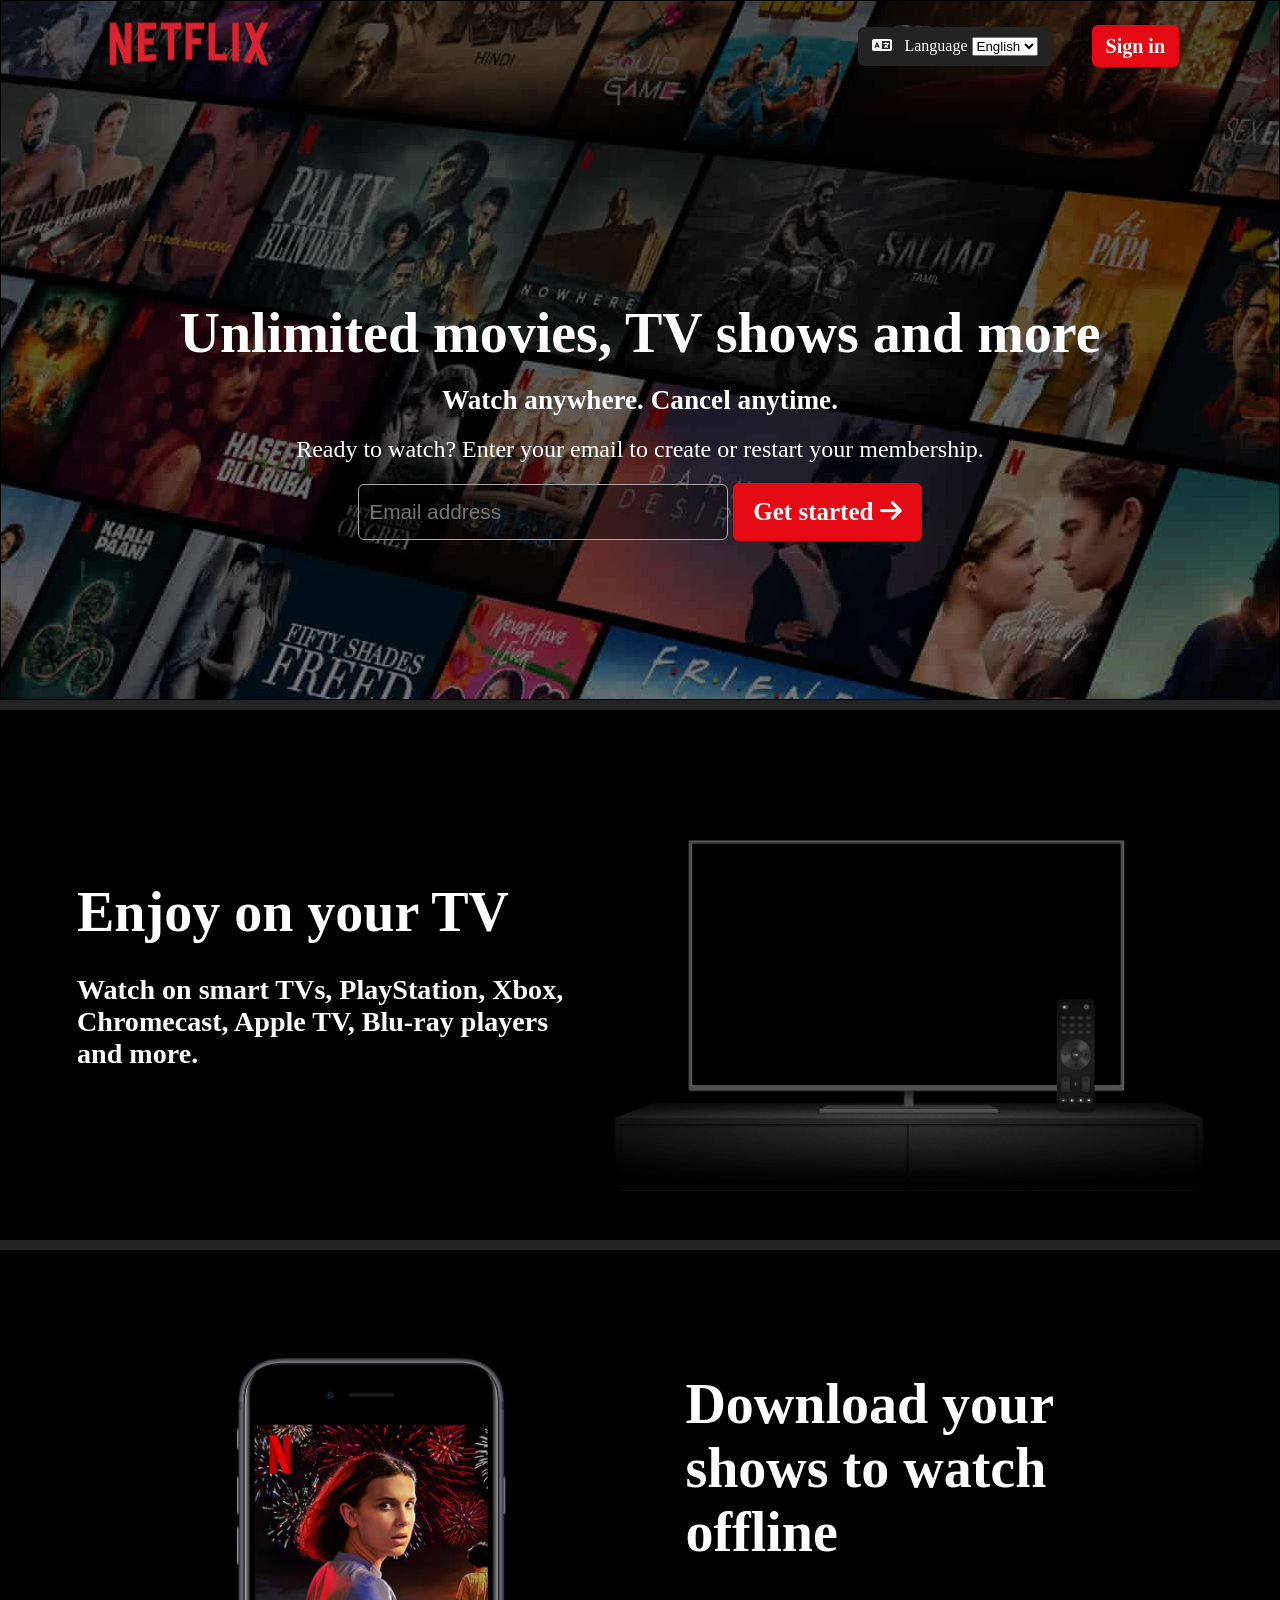
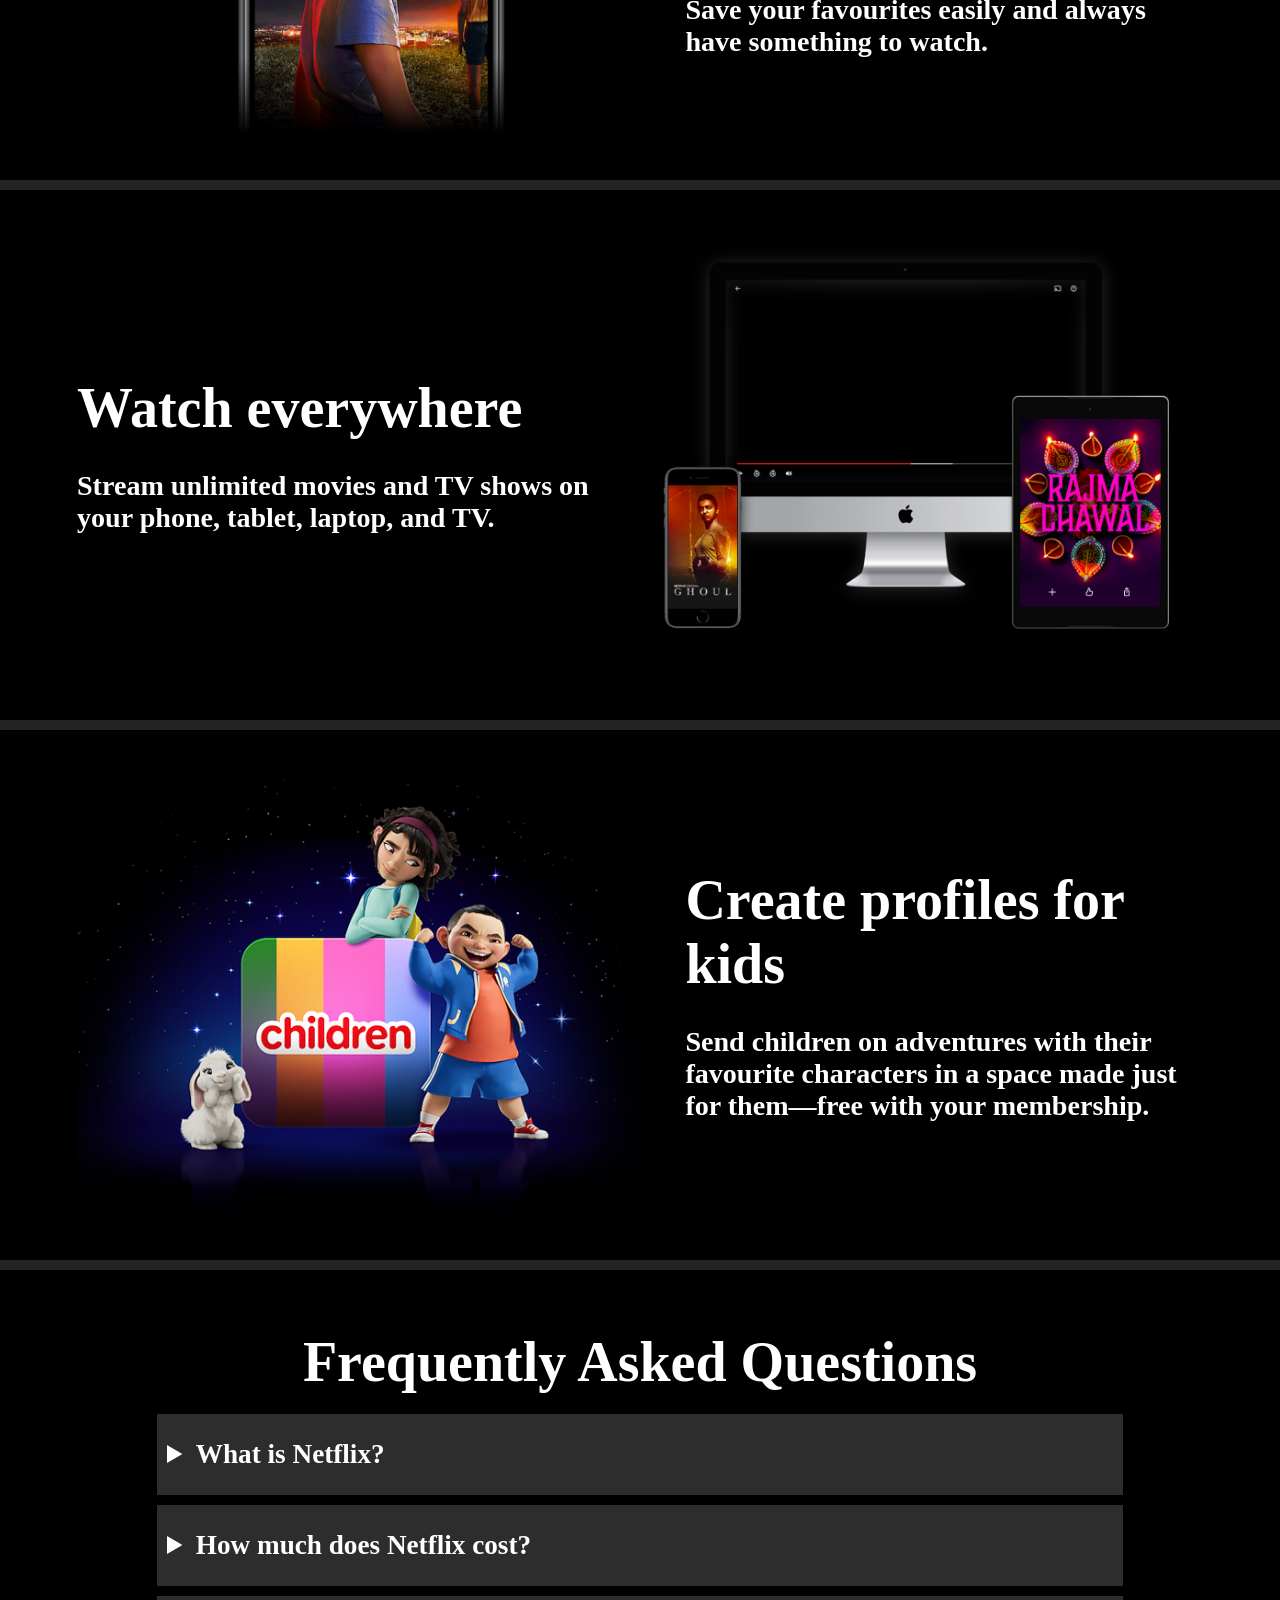
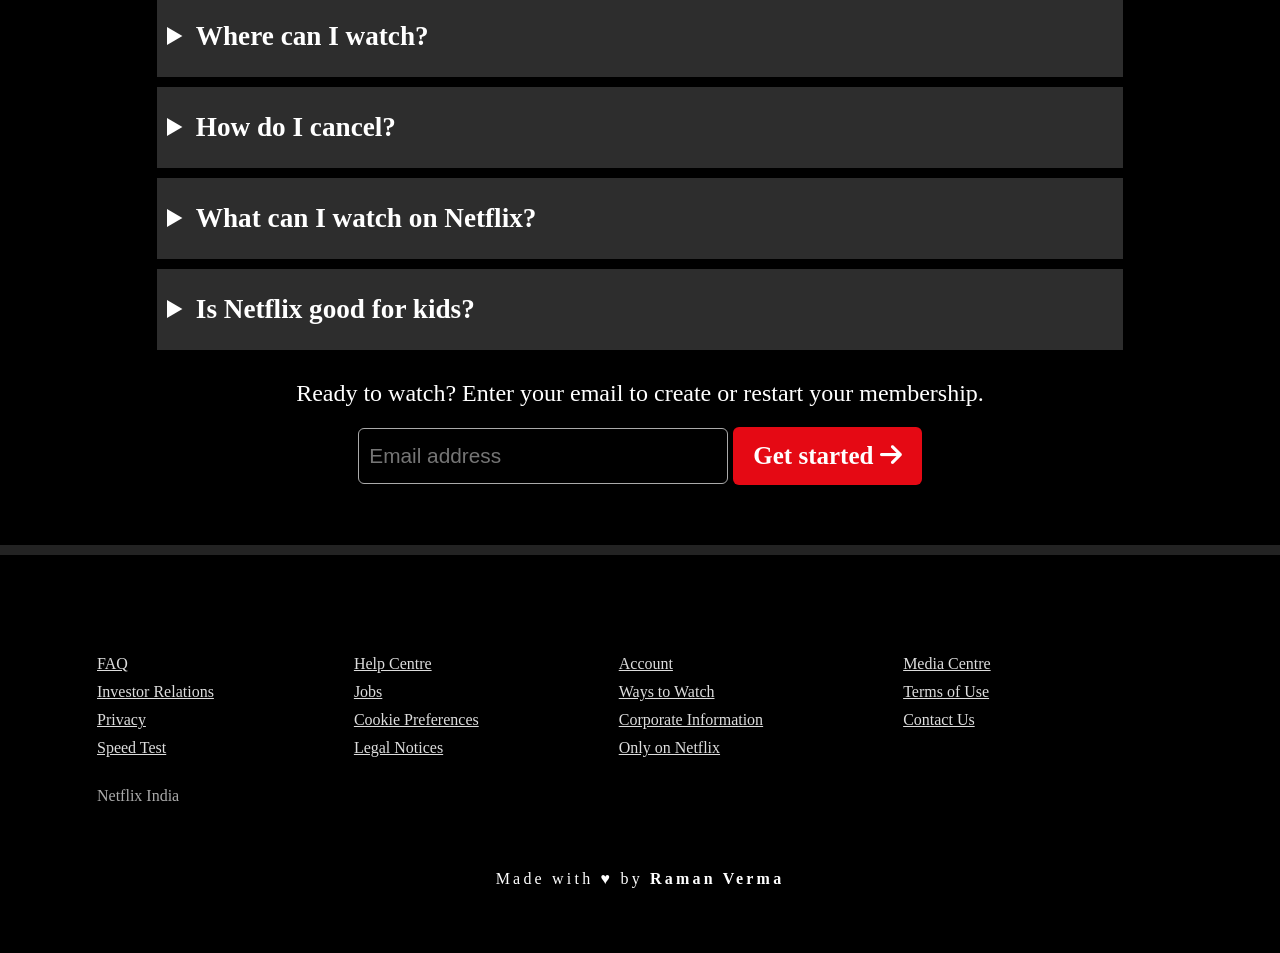
<file: index.html>
<!DOCTYPE html>
<html lang="en">
<head>
    <meta charset="UTF-8">
    <meta name="viewport" content="width=device-width, initial-scale=1.0">
    <title>Netflix Clone</title>
    <link rel="stylesheet" href="style.css">
    <link rel="stylesheet" href="https://cdnjs.cloudflare.com/ajax/libs/font-awesome/6.5.1/css/all.min.css" integrity="sha512-DTOQO9RWCH3ppGqcWaEA1BIZOC6xxalwEsw9c2QQeAIftl+Vegovlnee1c9QX4TctnWMn13TZye+giMm8e2LwA==" crossorigin="anonymous" referrerpolicy="no-referrer" />
</head>
<body>
    <!-- Header section -->
    <header class="hero-section">
        <div class="top-banner container flex">
            <div class="netflix-logo">
                <a href="#">
                    <img src="images/Netflix_Logo_PMS.png" alt="logo image">
                </a>
            </div>

            <div class="right-block flex">
                <div class="language" >
                    <i class="fa-solid fa-language lan-icon"></i>
                    Language 
                    <select name="" id="">
                        <option value="">English</option>
                        <option value="">Hindi</option>
                    </select>
                </div>
                <div class="sign-in">
                    <a href="signIn.html" class="primary-button">Sign in</a>
                </div>
            </div>
        </div>

        <div class="text-area container">
            <div class="heading">
                <h1>Unlimited movies, TV shows and more</h1>
            </div>
            <div class="samll-text">
                <h2 class="h2">Watch anywhere. Cancel anytime.</h2>
                <p>Ready to watch? Enter your email to create or restart your membership.</p>
            </div>
            <div class="search-area flex">
                <input type="email" name="email" id="email" placeholder="Email address">
                <a href="#" class="second-button">Get started <i class="fa-solid fa-arrow-right"></i></a>
            </div>
        </div>
    </header>

    <!-- Section 2 -->
    <section class="playlist flex">
        <div class="container outer flex">
            <div class="text-section flex">
                <div class="text-head">
                    <h1>Enjoy on your TV</h1>
                </div>
                <div class="text-para">
                    <h3>Watch on smart TVs, PlayStation, Xbox, Chromecast, Apple TV, Blu-ray players and more.</h3>
                </div>
            </div>

            <div class="img-section">
                <img src="images/tv.png" alt="video">
            </div>
        </div>
    </section>

    <!-- Section 3 -->
    <section class="playlist flex">
        <div class="container outer flex" style="flex-direction: row-reverse;">
            <div class="text-section flex">
                <div class="text-head">
                    <h1>Download your shows to watch offline</h1>
                </div>
                <div class="text-para">
                    <h3>Save your favourites easily and always have something to watch.</h3>
                </div>
            </div>

            <div class="img-section">
                <img src="images/mobile-0819 (1).jpg" alt="video">
            </div>
        </div>
    </section>

    <!-- Section 4 -->
    <section class="playlist flex">
        <div class="container outer flex">
            <div class="text-section flex">
                <div class="text-head">
                    <h1>Watch everywhere</h1>
                </div>
                <div class="text-para">
                    <h3>Stream unlimited movies and TV shows on your phone, tablet, laptop, and TV.</h3>
                </div>
            </div>

            <div class="img-section">
                <img src="images/device-pile-in.png" alt="video">
            </div>
        </div>
    </section>

    <!-- Section 5 -->
    <section class="playlist flex">
        <div class="container outer flex">
            <div class="img-section">
                <img src="images/asset 0.png" alt="video">
            </div>

            <div class="text-section flex">
                <div class="text-head">
                    <h1>Create profiles for kids</h1>
                </div>
                <div class="text-para">
                    <h3>Send children on adventures with their favourite characters in a space made just for them—free with your membership.</h3>
                </div>
            </div>
        </div>
    </section>

    <section class="question-section">
        <div class="container boundary">
            <div class="question-area">
                <div class="heading-1">
                    <h1>Frequently Asked Questions</h1>
                </div>
                <div class="question-box">
                    <details>
                        <summary class="font">What is Netflix?</summary>
                        <p class="answer">Netflix is a streaming service that offers a wide variety of award-winning TV shows, movies, anime, documentaries and more – on thousands of internet-connected devices. <br><br>
                        You can watch as much as you want, whenever you want, without a single ad – all for one low monthly price. There's always something new to discover, and new TV shows and movies are added every week!</p>
                    </details>
                </div>
                <div class="question-box">
                    <details>
                        <summary class="font">How much does Netflix cost?</summary>
                        <p class="answer">Watch Netflix on your smartphone, tablet, Smart TV, laptop, or streaming device, all for one fixed monthly fee. Plans range from ₹149 to ₹649 a month. No extra costs, no contracts.</p>
                    </details>
                </div><div class="question-box">
                    <details>
                        <summary class="font">Where can I watch?</summary>
                        <p class="answer">Watch anywhere, anytime. Sign in with your Netflix account to watch instantly on the web at netflix.com from your personal computer or on any internet-connected device that offers the Netflix app, including smart TVs, smartphones, tablets, streaming media players and game consoles.<br><br>
                        You can also download your favourite shows with the iOS, Android, or Windows 10 app. Use downloads to watch while you're on the go and without an internet connection. Take Netflix with you anywhere.</p>
                    </details>
                </div><div class="question-box">
                    <details>
                        <summary class="font">How do I cancel?</summary>
                        <p class="answer">Netflix is flexible. There are no annoying contracts and no commitments. You can easily cancel your account online in two clicks. There are no cancellation fees – start or stop your account anytime.</p>
                    </details>
                </div><div class="question-box">
                    <details>
                        <summary class="font">What can I watch on Netflix?</summary>
                        <p class="answer">Netflix has an extensive library of feature films, documentaries, TV shows, anime, award-winning Netflix originals, and more. Watch as much as you want, anytime you want.</p>
                    </details>
                </div><div class="question-box">
                    <details>
                        <summary class="font">Is Netflix good for kids?</summary>
                        <p class="answer">The Netflix Kids experience is included in your membership to give parents control while kids enjoy family-friendly TV shows and films in their own space.<br><br>
                        Kids profiles come with PIN-protected parental controls that let you restrict the maturity rating of content kids can watch and block specific titles you don’t want kids to see.</p>
                    </details>
                </div>
            </div>

            <div class="bottom-container">
                <div class="text">
                    <p>Ready to watch? Enter your email to create or restart your membership.</p>
                </div>

                <div class="search-area flex">
                    <input type="email" name="email" id="email" placeholder="Email address">
                    <a href="#" class="second-button">Get started <i class="fa-solid fa-arrow-right"></i></a>
                </div>
            </div>
        </div>

    </section>

    <!-- footer -->
    <footer class="footer">
        <div class="container footer-section flex">
            <div class="links flex">
                <a href="#">FAQ</a>
                <a href="#">Investor Relations</a>
                <a href="#">Privacy</a>
                <a href="#">Speed Test</a>
                <span style="color: #aaa;">Netflix India</span>
            </div>
            <div class="links flex">
                <a href="#">Help Centre</a>
                <a href="#">Jobs</a>
                <a href="#">Cookie Preferences</a>
                <a href="#">Legal Notices</a>
            </div>
            <div class="links flex">
                <a href="#">Account</a>
                <a href="#">Ways to Watch</a>
                <a href="#">Corporate Information</a>
                <a href="#">Only on Netflix</a>
            </div>
            <div class="links flex">
                <a href="#">Media Centre</a>
                <a href="#">Terms of Use</a>
                <a href="#">Contact Us</a>
            </div>
        </div>
        <div class="owner">
            Made with &hearts; by <strong>Raman Verma</strong>
        </div>
    </footer>

</body>
</html>
</file>
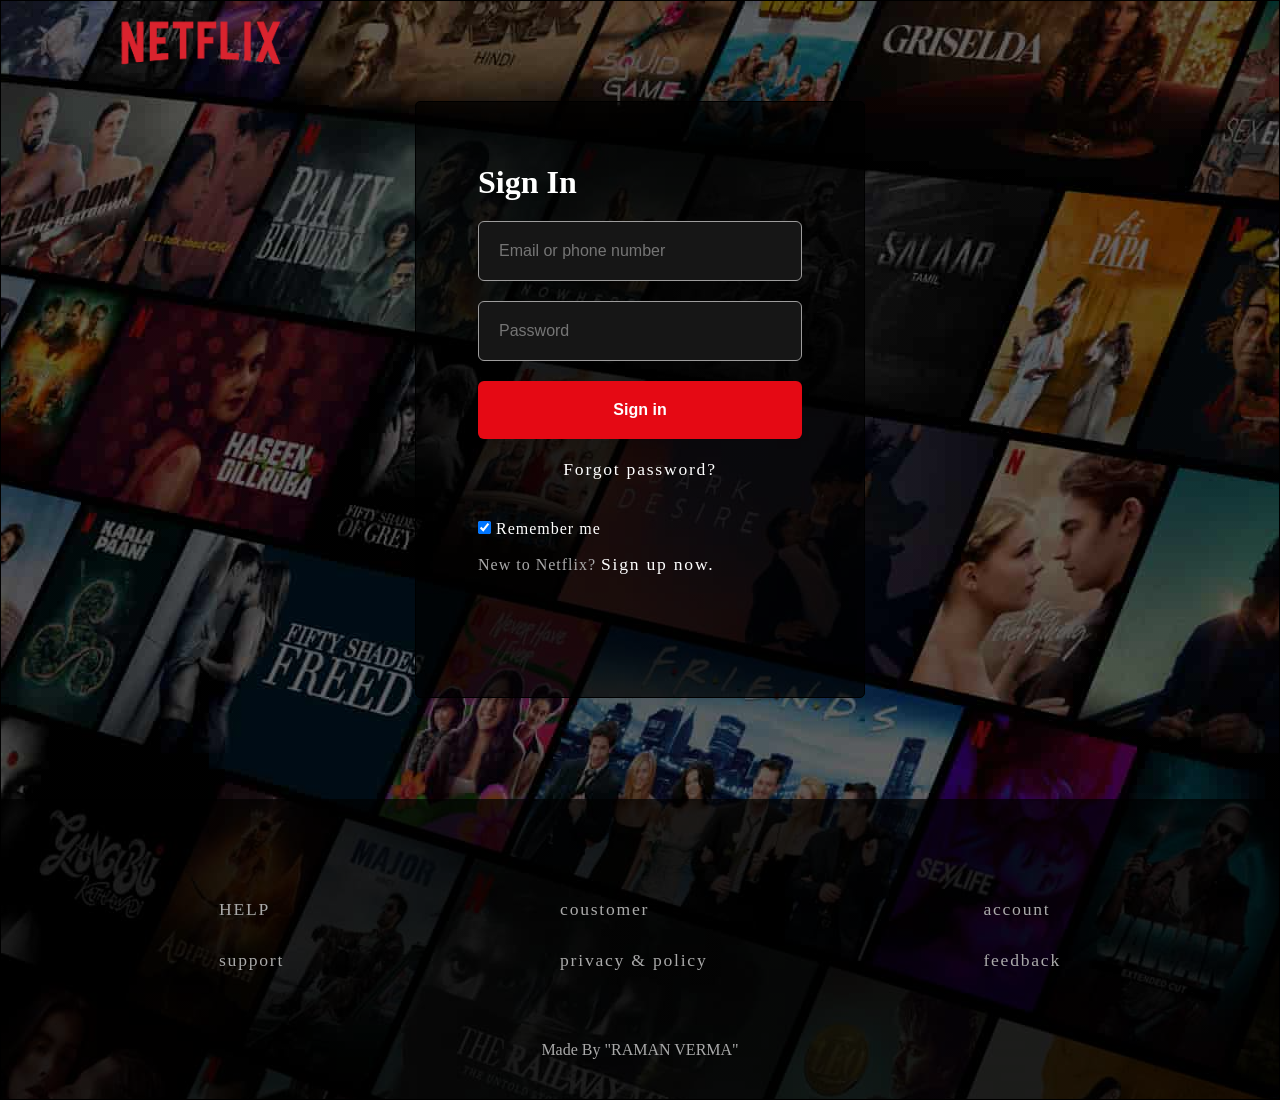
<file: signIn.html>
<!DOCTYPE html>
<html lang="en">
<head>
    <meta charset="UTF-8">
    <meta name="viewport" content="width=device-width, initial-scale=1.0">
    <title>Sign in</title>
    <link rel="stylesheet" href="signIn.css">
</head>

<body>
    <header>
        <div class="container">
            <div class="logo-nav">
                <div class="logo">
                    <a href="index.html"><img src="images/Netflix_Logo_PMS.png" alt="logo image"></a>
                </div>
            </div>

            <div class="singin-box">
                <form action="images/Netflix_Logo_PMS.png">
                    <div class="signin-inner">
                        <h1>Sign In</h1>
                        <input class="input" type="email" name="Email" id="email" placeholder="Email or phone number">
                        <input class="input" type="password" name="Password" id="password" placeholder="Password">
                        <button type="submit">Sign in</button>
                        <a href="#" class="forgot">Forgot password?</a>
                        <div class="rest">
                            <input type="checkbox" name="remember" id="remember" checked>
                            <label for="remember">Remember me</label>
                            <p class="para">New to Netflix? <a href="#">Sign up now.</a></p>
                        </div>
                    </div>
                </form>
            </div>
            
            <div class="footer">
                <div class="links-area">
                    <div class="flex-div">
                        <a href="#">HELP</a>
                        <a href="">support</a>
                    </div>
                    <div class="flex-div">
                        <a href="">coustomer</a>
                        <a href="">privacy & policy</a>
                    </div>
                    <div class="flex-div">
                        <a href="">account</a>
                        <a href="">feedback</a>
                    </div>
                </div>
                <div class="owner">
                    <p>Made By "RAMAN VERMA"</p>
                </div>
            </div>
        </div>
    </header>
    
</body>
</html>
</file>
<file: style.css>
@import url('https://fonts.googleapis.com/css2?family=Open+Sans:wght@300&family=Poppins:wght@500;600&display=swap');

* {
    margin: 0;
    padding: 0;
    box-sizing: border-box;
}

body {
    font-family: 'poppins' sans-serif;
    background-color: #232323;
}

.container {
    width: 1126px;
    margin: 0 auto;
}

.flex {
    display: flex;
    align-items: center;
}

a {
    text-decoration: none;
}

h1 {
    font-size: 3.5rem;
}
h2 {
    font-size: 1.7rem;
}

p{
    font-size: 1.5rem;
}

/* hero section */
.hero-section {
    height: 700px;
    border: 1px solid black;
    background:linear-gradient(rgb(0,0,0,0.6), rgb(0,0,0,0.4)), url(images/Hero.jpg);
    background-size: auto;
}


.top-banner {
    height: 90px;
    padding: 12px;
    justify-content: space-between;
}

.netflix-logo {
    width: 150px;
}

.netflix-logo img {
    width: 200px;
}

.right-block {
    padding: 12px;
    gap: 40px;
    align-items: center;
}

.language {
    background-color: #232323;
    color: white;
    padding: 10px 14px;
    text-align: center;
    border-radius: 6px;
}

.lan-icon {
    margin-right: 8px;
}

.primary-button {
    background-color: #e50914;
    padding: 10px 14px;
    color: white;
    border-radius: 6px;
    font-weight: 700;
    transition: 0.4s ease-out;
    font-size: 20px;
}

.primary-button:hover {
    background-color: #bb0e17;
}


/*  */

.text-area {
    color: white;
    margin-top: 190px;
    text-align: center;
    padding: 20px;
}

.heading {
    margin-bottom: 20px;
}

.heading h1 {
    font-weight: 900;
}

.h2 {
    margin-bottom: 20px;
}

.search-area {
    margin-top: 20px;
    justify-content: center;
    gap: 5px;
}

.search-area input {
    width: 370px;
    height: 56px;
    border-radius: 6px;
    background-color: rgb(0,0,0,0.4);
    border: 1px solid #aaa;
    padding: 10px;
    color: #bebdbd;
    font-size: 1.3rem;
}

.second-button {
    background-color: #e50914;
    padding: 15px 20px;
    color: white;
    border-radius: 6px;
    font-weight: 700;
    transition: 0.4s ease-out;
    font-size: 25px;
}
.second-button:hover {
    background-color: #bb0e17;
}

/* section 2 */

.playlist {
    height: 530px;
    background-color: #000000;
    margin-top: 10px;
}

.outer {
    /* border: 1px solid white; */
    gap: 20px;
}

.text-section {
    flex-direction: column;
    gap: 30px;
    width: 50%;
    color: white;
    align-items: flex-start;

}
.text-head {
    font-size: 2rem;
}
.text-para {
    font-size: 1.5rem;
}

.img-section img {
    width: 100%;
}

/* Asked question */

.question-section {
    background-color: #000000;
    /* height: 700px; */
    margin-top: 10px;
    padding: 20px;
}

.boundary {
    padding-inline: 80px;
    padding-top: 40px;
}

.question-area {
    /* border: 1px solid green; */
    color: white;

}

.heading-1 {
    text-align: center;
    margin-bottom: 20px;
}

.question-box {
    background-color: #2d2d2d;
    padding: 25px 10px;
    margin-bottom: 10px;
}

.question-box:hover {
    background-color: #414141;
}

.font {
    font-size: 1.7rem;
    font-weight: 800;
}

.answer {
    font-size: 1.5rem;
    line-height: 2rem;
    padding: 10px;
}

/* bottom container  */
.bottom-container {
    margin: 30px auto 40px;
}
.text {
    color: white;
    text-align: center;
}

/* footer */

.footer{
    background-color: #000000;
    margin-top: 10px;
}

.footer-section {
    /* justify-content: space-around; */
    align-items: flex-start;
    gap: 140px;
    padding: 100px 20px;
}

.links {
    flex-direction: column;
    gap: 10px;
    align-items: start;
}

.links a {
    color: #ddd;
    text-decoration: underline;
    transition: 0.2s ease-out;
}

.links a:hover {
    scale: 1.5;
}
span {
    padding-top: 20px;
}

.owner {
    text-align: center;
    color: white;
    position: relative;
    bottom: 50px;
    font-size: 1rem;
    letter-spacing: .2rem;
    padding: 15px;
}
</file>
<file: signIn.css>
* {
    margin: 0;
    padding: 0;
    box-sizing: border-box;
}


.container {
    height: 1100px;
    border: 1px solid black;
    background: linear-gradient(rgb(0,0,0,0.5), rgb(0,0,0,0.5)),url(images/Hero.jpg) ;
}

.logo-nav {
    height: 80px;
}

.logo {
    width: 200px;
    position: relative;
    left: 100px;
}

.logo img {
    width: 100%;
}

.singin-box {
    position: relative;
    width: 450px;
    border: 1px solid black;
    border-radius: 5px;
    margin: 20px auto;
    /* backdrop-filter: blur(10px); */
    background-color: rgb(0, 0, 0, 0.7);
}

.signin-inner {
    margin: 50px;
    display: flex;
    flex-direction: column;
    gap: 20px;
    padding: 12px;
}

.signin-inner h1 {
    color: white;
}

.input,button {
    width: 100%;
    padding: 20px;
    border:0.5px solid #9e9d9d;
    border-radius: 6px;
    font-size: 0.9rem;
    color:white;
    background-color: #161616;

}
.input {
    font-size:1rem ;
}

button {
    background-color: #e50914;
    font-weight: 600;
    border: none;
    transition: 0.2s ease-out;
    font-size: 1rem;
}

button:hover {
    background-color: #bb0e17;
}

.forgot {
    text-align: center;
    font-size: 1.1rem;
}

a {
    text-decoration: none;
    font-weight: 500;
    font-size: 1.1rem;
    color: white;
    letter-spacing: 0.1em;
}

a:hover {
    text-decoration: underline;
}

.rest{
    margin-top: 20px;
    margin-bottom: 60px;
    color: white;
    letter-spacing: 1px;
}

.para {
    margin-top: 16px;
    color: #aaa;
}

/* footer */

.container {
    position: relative;
}

.footer {
    height: 300px;
    width: 100%;
    background-color: rgba(0,0,0,0.7);
    position: absolute;
    bottom: 0px;
}

.links-area {
    margin: 100px 80px 10px 80px;
    display: flex;
    justify-content: space-around;
    align-items: center;
    

}

.flex-div a {
    display: block;
    margin-bottom: 30px;
    color: #aaa;
    transition:all 0.2s ease-out  ;
}

.flex-div a:hover {
    scale: 1.3;
}

.owner {
    margin-top: 30px;
    padding: 10px 20px;
    text-align: center;
}

.owner p {
    color: #aaa;
    transition: all 0.5s ease-in-out;
    display: inline-block;
}

.owner p:hover {
    color: white;
    scale: 1.5;
}
</file>
